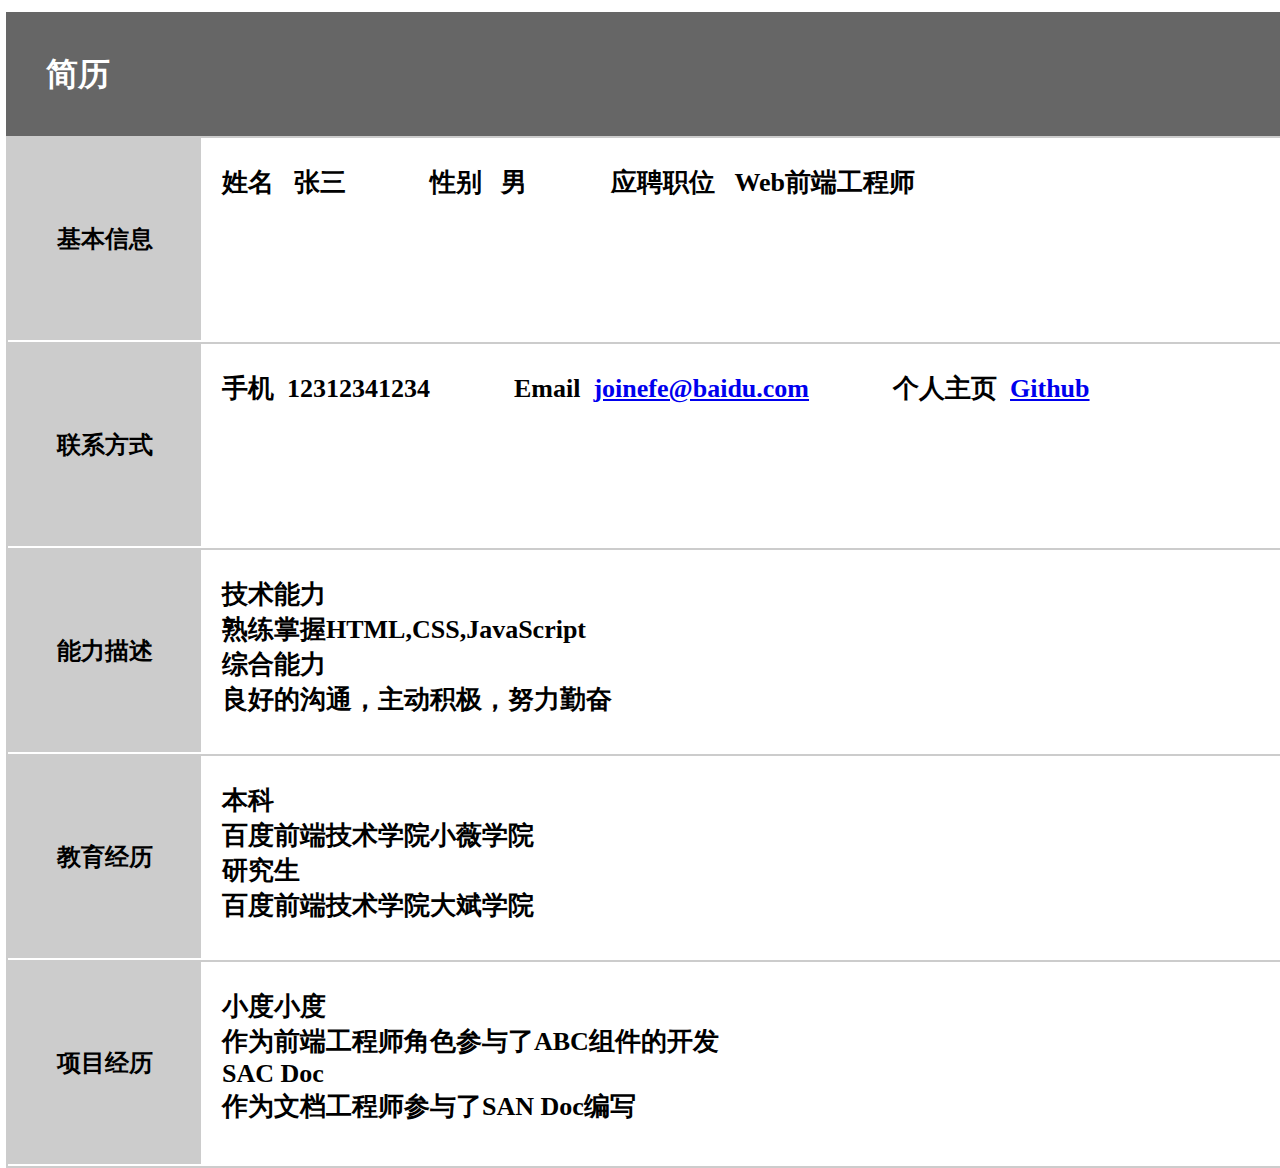
<file: index.html>
<!DOCTYPE html>
<html lang="en">
<head>
	<meta charset="UTF-8">
	<title>第四天和第五天作业</title>
	<link rel="stylesheet" href="css/style_3.css">
</head>
<body>
	<div class="box">
		<div class="lianli fl"><h1>简历</h1></div>
		<div class="huizong fl">
			<div class="one ">
				<div class="xinxi"><h2 id="jl">基本信息</h2></div>
				<div class="xinxi-con">
					<span>姓名 &nbsp;&nbsp;张三</span><span>性别 &nbsp;&nbsp;男</span><span>应聘职位 &nbsp;&nbsp;Web前端工程师</span>
				</div>
			</div>
			<div class="two">
				<div class="lianxi"><h2>联系方式</h2></div>
				<div class="lianxi-con">
					<span>手机 &nbsp;12312341234</span><span>Email &nbsp;<a href="#">joinefe@baidu.com</a></span><span>个人主页 &nbsp;<a href="#">Github</a></span>
				</div>
			</div>
			<div class="three">
				<div class="nengli"><h2>能力描述</h2></div>
				<div class="nengli-con">
					<p>技术能力<br>熟练掌握HTML,CSS,JavaScript</p>
					<p>综合能力<br>良好的沟通，主动积极，努力勤奋</p>
				</div>
			</div>
			<div class="four">
				<div class="jiaoyu"><h2>教育经历</h2></div>
				<div class="jiaoyu-con">
					<p>本科<br>百度前端技术学院小薇学院</p>
					<p>研究生<br>百度前端技术学院大斌学院</p>
				</div>
			</div>
			<div class="five">
				<div class="xiangmu"><h2>项目经历</h2></div>
				<div class="xiangmu-con">
					<p>小度小度<br>作为前端工程师角色参与了ABC组件的开发</p>
					<p>SAC Doc <br>作为文档工程师参与了SAN Doc编写</p>
				</div>
			</div>
		</div>
	</div>
</body>
</html>
</file>
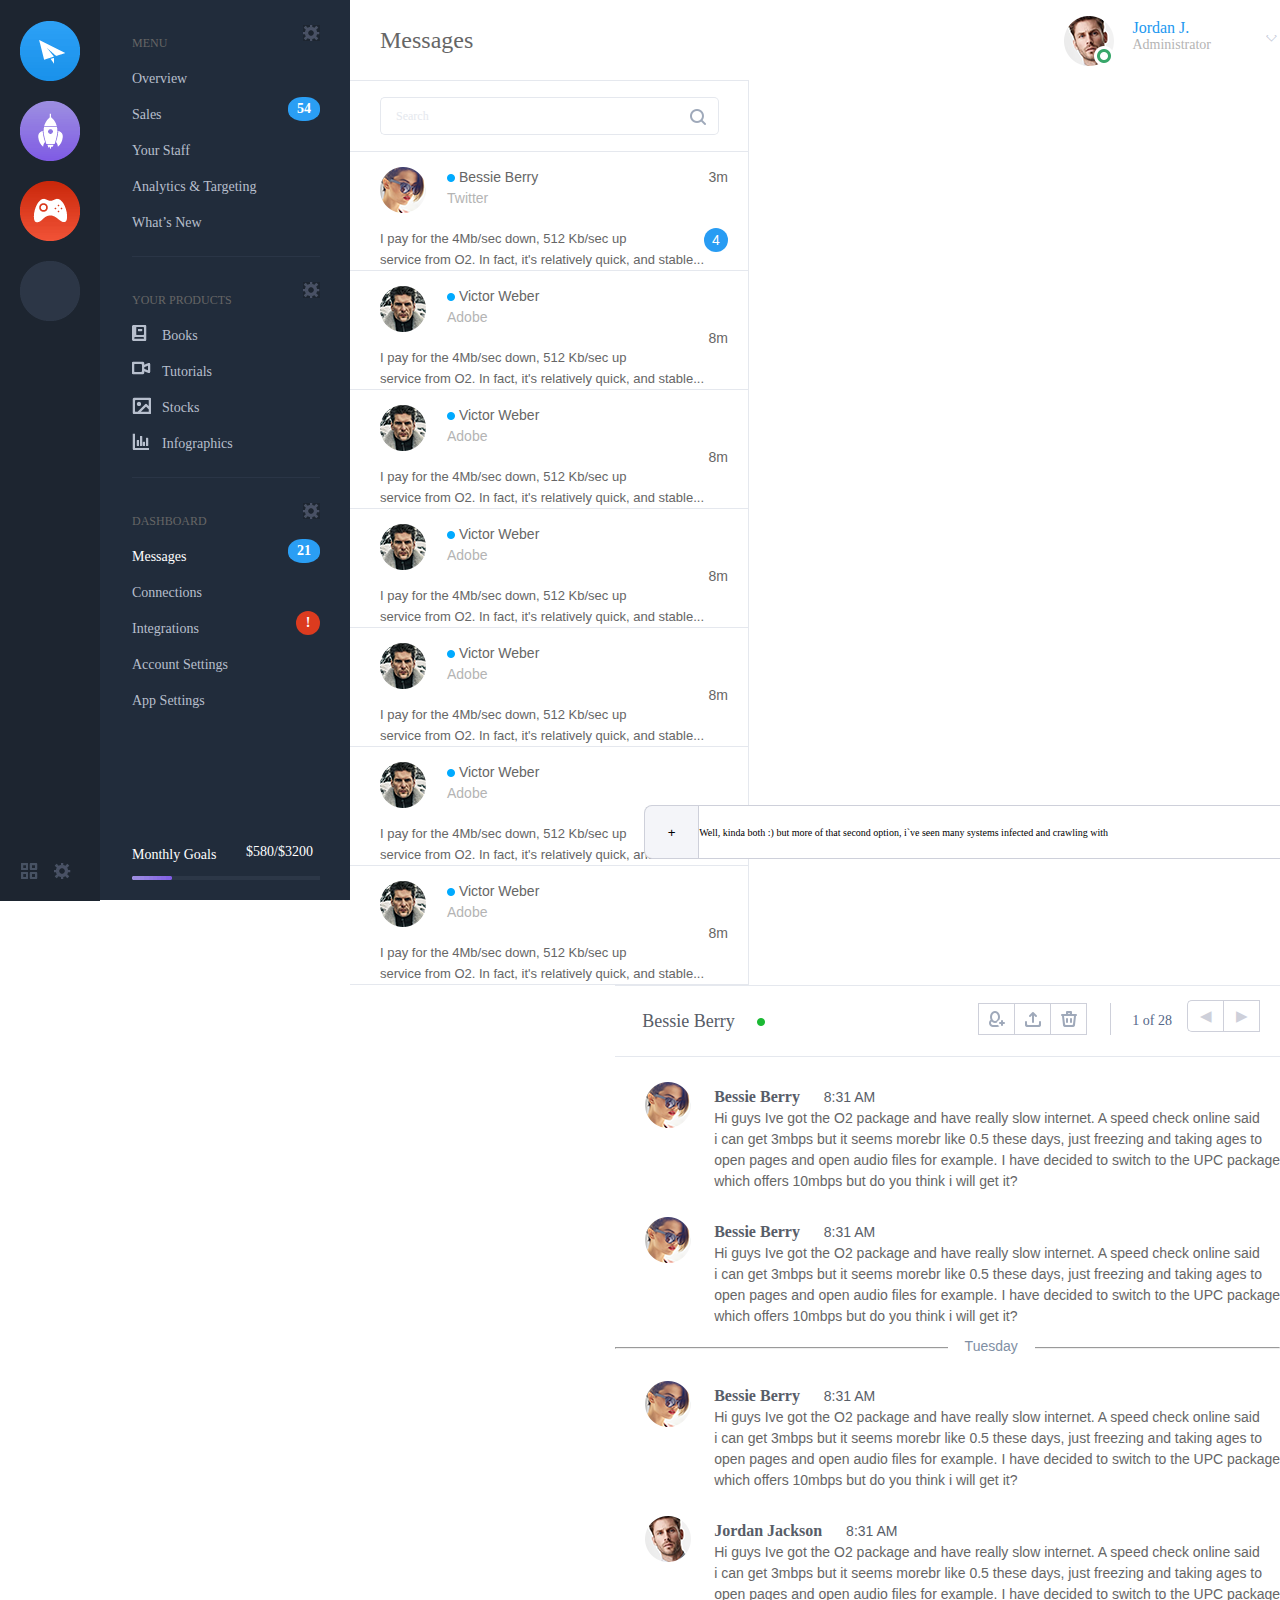
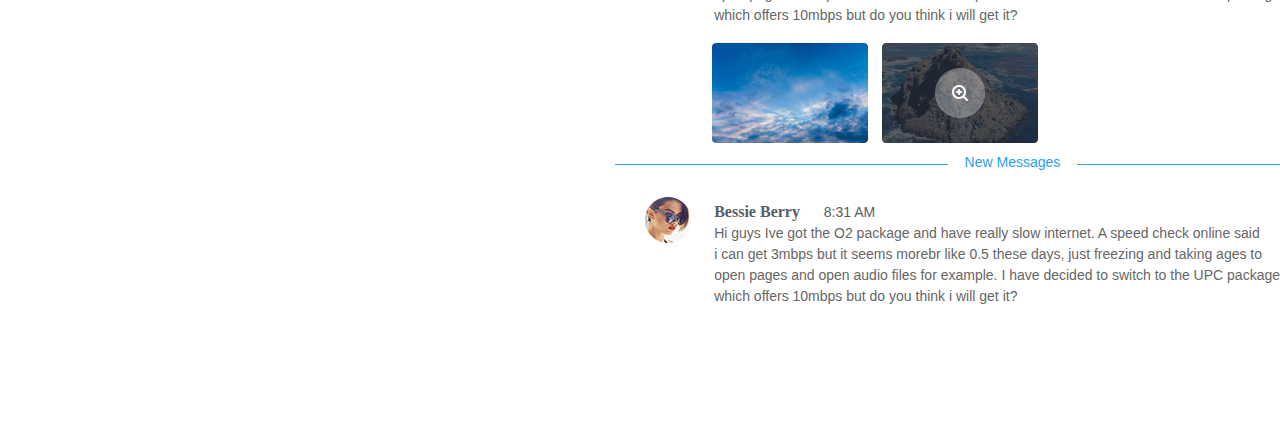
<file: 3/baiduife.html>
<!DOCTYPE html>
<html lang="en">
<head>
    <meta charset="UTF-8">
    <title>Title</title>
    <link rel="stylesheet" href="css/index.css">
</head>
<body>
   <div class="box">
       <!--最左侧几个图标开始-->
       <div class="navigation">
                <div class="navigation-pic">
                    <a href="#"><img src="img/aircraft.gif" ></a>
                    <a href="#"><img src="img/rocket.gif"></a>
                    <a href="#"><img src="img/handle.gif"></a>
                    <a href="#"><img src="img/dian.gif"></a>
                </div>
                <div class="navigation-bot">
                    <i><img src="img/gongju1.gif" ></i>
                    <i><img src="img/gongju2.gif" ></i>
                </div>
            </div>
       <!--最左侧几个图标结束-->

       <!--menu部分开始-->
       <div class="menu">
               <div class="menu-con">
                   <dl>
                       <dt><a href="#">MENU</a><img src="img/gongju2.gif" ></dt>
                       <dd><a href="#">Overview</a></dd>
                       <dd><a href="#">Sales</a><span>54</span></dd>
                       <dd><a href="#">Your Staff</a></dd>
                       <dd><a href="#">Analytics & Targeting</a></dd>
                       <dd><a href="#">What’s New</a></dd>
                   </dl>
               </div>
               <div class="your">
                   <dl>
                       <dt><a href="#">YOUR PRODUCTS </a><span><img src="img/gongju2.gif"></span></dt>
                       <dd class="icon1"><a href="#">Books</a></dd>
                       <dd class="icon2"><a href="#">Tutorials</a></dd>
                       <dd class="icon3"><a href="#">Stocks</a></dd>
                       <dd class="icon4"><a href="#">Infographics</a></dd>
                   </dl>
               </div>
               <div class="dashboard">
                    <dl>
                        <dt><a href="#">DASHBOARD</a><img src="img/gongju2.gif" ></dt>
                        <dd class="m"><a href="#">Messages</a><span>21</span></dd>
                        <dd><a href="#">Connections</a></dd>
                        <dd><a href="#">Integrations</a><i>!</i></dd>
                        <dd><a href="#">Account Settings</a></dd>
                        <dd><a href="#">App Settings</a></dd>
                    </dl>
               </div>
               <div class="monthly">
                    <span>Monthly Goals</span>
                    <span class="monthly-r">$580/$3200</span>
                   <div class="strip">
                       <img src="img/tiao.gif" >
                   </div>
               </div>
           </div>
       <!--menu部分结束-->

       <!--content右边-->
       <div class="content">
           <!--content-top右上开始-->
           <div class="content-top">
               <h3>Messages</h3>
               <div class="content-top-r">
                   <div class="content-top-r-pic">
                       <img src="img/Face.png" >
                   </div>
                   <div class="content-top-r-name">
                        <p class="name">Jordan J.</p>
                        <p class="admin">Administrator</p>
                   </div>
                   <i class="wai">
                       <i class="nei">◇</i>
                   </i>
               </div>
           </div>
           <!--content-top右上结束-->

           <!--content-bot右下开始-->
           <div class="content-bot">
               <div class="content-bot-l">
                   <div class="content-bot-l-search ">
                       <input type="text" value="Search">
                       <button>
                           <div class="content-bot-l-search-pic">
                               <img src="img/Searchicon.png" >
                           </div>
                       </button>
                   </div>
                   <div class="content-bot-l-message">
                        <div class="content-bot-l-message-one">
                            <div class="content-bot-l-message-one-top">
                                <img src="img/Face1.png" >
                                <div class="uesr">
                                    <img src="img/Status3.png" >
                                    <span class="name">Bessie Berry</span>
                                    <br>
                                    <span class="T">Twitter</span>
                                </div>
                                <span class="distance">3m</span>
                            </div>
                            <div class="content-bot-l-message-one-bot">
                                <p>I pay for the 4Mb/sec down, 512 Kb/sec up <br>
                                    service from O2. In fact, it's relatively quick,
                                    and stable...</p>
                                <span>4</span>
                            </div>
                        </div>

                       <div class="content-bot-l-message-two">
                           <div class="content-bot-l-message-two-top">
                               <img src="img/Face2.png" >
                               <div class="uesr">
                                   <img src="img/Status3.png" >
                                   <span class="name">Victor Weber</span>
                                   <br>
                                   <span class="T">Adobe</span>
                               </div>
                               <span class="distance">8m</span>
                           </div>
                           <div class="content-bot-l-message-two-bot">
                               <p>I pay for the 4Mb/sec down, 512 Kb/sec up <br>
                                   service from O2. In fact, it's relatively quick,
                                   and stable...</p>
                           </div>
                       </div>

                       <div class="content-bot-l-message-two">
                           <div class="content-bot-l-message-two-top">
                               <img src="img/Face2.png" >
                               <div class="uesr">
                                   <img src="img/Status3.png" >
                                   <span class="name">Victor Weber</span>
                                   <br>
                                   <span class="T">Adobe</span>
                               </div>
                               <span class="distance">8m</span>
                           </div>
                           <div class="content-bot-l-message-two-bot">
                               <p>I pay for the 4Mb/sec down, 512 Kb/sec up <br>
                                   service from O2. In fact, it's relatively quick,
                                   and stable...</p>
                           </div>
                       </div>

                       <div class="content-bot-l-message-two">
                           <div class="content-bot-l-message-two-top">
                               <img src="img/Face2.png" >
                               <div class="uesr">
                                   <img src="img/Status3.png" >
                                   <span class="name">Victor Weber</span>
                                   <br>
                                   <span class="T">Adobe</span>
                               </div>
                               <span class="distance">8m</span>
                           </div>
                           <div class="content-bot-l-message-two-bot">
                               <p>I pay for the 4Mb/sec down, 512 Kb/sec up <br>
                                   service from O2. In fact, it's relatively quick,
                                   and stable...</p>
                           </div>
                       </div>

                       <div class="content-bot-l-message-two">
                           <div class="content-bot-l-message-two-top">
                               <img src="img/Face2.png" >
                               <div class="uesr">
                                   <img src="img/Status3.png" >
                                   <span class="name">Victor Weber</span>
                                   <br>
                                   <span class="T">Adobe</span>
                               </div>
                               <span class="distance">8m</span>
                           </div>
                           <div class="content-bot-l-message-two-bot">
                               <p>I pay for the 4Mb/sec down, 512 Kb/sec up <br>
                                   service from O2. In fact, it's relatively quick,
                                   and stable...</p>
                           </div>
                       </div>

                       <div class="content-bot-l-message-two">
                           <div class="content-bot-l-message-two-top">
                               <img src="img/Face2.png" >
                               <div class="uesr">
                                   <img src="img/Status3.png" >
                                   <span class="name">Victor Weber</span>
                                   <br>
                                   <span class="T">Adobe</span>
                               </div>
                               <span class="distance">8m</span>
                           </div>
                           <div class="content-bot-l-message-two-bot">
                               <p>I pay for the 4Mb/sec down, 512 Kb/sec up <br>
                                   service from O2. In fact, it's relatively quick,
                                   and stable...</p>
                           </div>
                       </div>

                       <div class="content-bot-l-message-two">
                           <div class="content-bot-l-message-two-top">
                               <img src="img/Face2.png" >
                               <div class="uesr">
                                   <img src="img/Status3.png" >
                                   <span class="name">Victor Weber</span>
                                   <br>
                                   <span class="T">Adobe</span>
                               </div>
                               <span class="distance">8m</span>
                           </div>
                           <div class="content-bot-l-message-two-bot">
                               <p>I pay for the 4Mb/sec down, 512 Kb/sec up <br>
                                   service from O2. In fact, it's relatively quick,
                                   and stable...</p>
                           </div>
                       </div>
                   </div>
               </div>

                <div class="content-bot-r">
                    <div class="content-bot-r-bessie">
                        <h3>Bessie Berry</h3>
                        <div class="green"><img src="img/Status2.png" ></div>
                        <div class="content-bot-r-bessie-lr">
                            <a href="#" class="l">◀</a>
                            <a href="#" class="r">▶</a>
                        </div>
                        <span>1 of 28</span>
                        <div class="content-bot-r-bessie-del">
                            <a href="#"><img src="img/User.png" ></a>
                            <a href="#"><img src="img/Upload.png"></a>
                            <a href="#"><img src="img/Trash.png" ></a>
                        </div>
                    </div>
                    <div class="content-bot-r-con">
                        <div class="content-bot-r-con-one">
                            <img src="img/Face1.png" >
                            <div class="wenzi">
                                <span>Bessie Berry</span>
                                <i>8:31 AM</i><br>
                                <p>Hi guys Ive got the O2 package and have really slow internet.  A speed check online
                                    said<br> i can get 3mbps but it seems morebr  like 0.5 these days,
                                    just freezing and taking ages to <br>open pages  and open audio files for example.
                                    I have decided to switch to the  UPC package<br> which  offers 10mbps but do you think i will get it?
                                </p>
                            </div>
                        </div>

                        <div class="content-bot-r-con-two clearfix">
                            <img src="img/Face1.png" >
                            <div class="wenzi">
                                <span>Bessie Berry</span>
                                <i>8:31 AM</i><br>
                                <p>Hi guys Ive got the O2 package and have really slow internet.  A speed check online
                                    said<br> i can get 3mbps but it seems morebr  like 0.5 these days,
                                    just freezing and taking ages to <br>open pages  and open audio files for example.
                                    I have decided to switch to the  UPC package<br> which  offers 10mbps but do you think i will get it?
                                </p>
                            </div>
                        </div>
                        <div class="xian">
                            <hr>
                            <span>Tuesday</span>
                        </div>
                        <div class="content-bot-r-con-one">
                            <img src="img/Face1.png" >
                            <div class="wenzi">
                                <span>Bessie Berry</span>
                                <i>8:31 AM</i><br>
                                <p>Hi guys Ive got the O2 package and have really slow internet.  A speed check online
                                    said<br> i can get 3mbps but it seems morebr  like 0.5 these days,
                                    just freezing and taking ages to <br>open pages  and open audio files for example.
                                    I have decided to switch to the  UPC package<br> which  offers 10mbps but do you think i will get it?
                                </p>
                            </div>
                        </div>
                        <div class="content-bot-r-con-si clearfix">
                            <img src="img/Face4.png" >
                            <div class="wenzi">
                                <span>Jordan Jackson</span>
                                <i>8:31 AM</i><br>
                                <p>Hi guys Ive got the O2 package and have really slow internet.  A speed check online
                                    said<br> i can get 3mbps but it seems morebr  like 0.5 these days,
                                    just freezing and taking ages to <br>open pages  and open audio files for example.
                                    I have decided to switch to the  UPC package<br> which  offers 10mbps but do you think i will get it?
                                </p>
                            </div>
                        </div>
                        <div class="pic">
                            <img src="img/Photo1.png" class="pic1">
                            <img src="img/Photo2.png" >
                        </div>
                        <div class="xian-si">
                            <hr>
                            <span>New Messages</span>
                        </div>
                        <div class="content-bot-r-con-wu">
                            <img src="img/Face1.png" >
                            <div class="wenzi">
                                <span>Bessie Berry</span>
                                <i>8:31 AM</i><br>
                                <p>Hi guys Ive got the O2 package and have really slow internet.  A speed check online
                                    said<br> i can get 3mbps but it seems morebr  like 0.5 these days,
                                    just freezing and taking ages to <br>open pages  and open audio files for example.
                                    I have decided to switch to the  UPC package<br> which  offers 10mbps but do you think i will get it?
                                </p>
                            </div>
                        </div>
                        <br>
                        <br>
                        <br>
                        <br>
                        <br>
                        <br>
                        <br>
                        <br>
                        <br>
                        <br>
                        <div class="footer">
                            <button>+</button>
                            <input type="text" value="Well, kinda both :) but more of that second option, i`ve seen many systems infected and crawling with">
                        </div>
                    </div>
                </div>
           </div>
       </div>




   </div>
</body>
</html>
</file>
<file: css/style_3.css>
* {
	margin: 0;
	padding: 0;
}
span,p {
	font-size: 26px;
	font-weight: 700;
}
span {
	margin-right: 84px;
}
.box {
	width: 2531px;
}
.lianli {
	height: 124px;
	background: #666;
	margin:12px 0 0 6px;
}
.lianli h1 {
	color: #fff;
	height: 124px;
	line-height: 124px;
	margin-left: 40px;
}
.huizong {
	widows: 2531px;
	border:2px solid #ccc;
	margin:0 0 0 6px;
}
.one {
	height: 202px;
	margin-bottom: 2px;
}
.xinxi {
	float: left;
	width: 193px;
	height: 202px;
	background: #ccc;
}
.xinxi h2 {
	height: 202px;
	line-height:202px;
	text-align: center;
}
.xinxi-con {
	float:left;
	padding: 27px 0 0 21px;
}

/*设置two*/
.two {
	height: 202px;
	margin-bottom: 2px;
	border-top:2px solid #ccc;

}
.lianxi {
	float: left;
	width: 193px;
	height: 202px;
	background: #ccc;
}
.lianxi h2 {
	height: 202px;
	line-height:202px;
	text-align: center;
}
.lianxi-con {
	float:left;
	padding: 27px 0 0 21px;
}

/*设置three*/
.three {
	height: 202px;
	margin-bottom: 2px;
	border-top:2px solid #ccc;

}
.nengli {
	float: left;
	width: 193px;
	height: 202px;
	background: #ccc;
}
.nengli h2 {
	height: 202px;
	line-height:202px;
	text-align: center;
}
.nengli-con {
	float:left;
	padding: 27px 0 0 21px;
}
/*设置four*/
.four {
	height: 202px;
	margin-bottom: 2px;
	border-top:2px solid #ccc;

}
.jiaoyu {
	float: left;
	width: 193px;
	height: 202px;
	background: #ccc;
}
.jiaoyu h2 {
	height: 202px;
	line-height:202px;
	text-align: center;
}
.jiaoyu-con {
	float:left;
	padding: 27px 0 0 21px;
}

/*设置five*/
.five {
	height: 202px;
	margin-bottom: 2px;
	border-top:2px solid #ccc;

}
.xiangmu {
	float: left;
	width: 193px;
	height: 202px;
	background: #ccc;
}
.xiangmu h2 {
	height: 202px;
	line-height:202px;
	text-align: center;
}
.xiangmu-con {
	float:left;
	padding: 27px 0 0 21px;
}
</file>
<file: 3/css/index.css>
@charset "UTF-8";
/*css 初始化 */
html, body, ul, li, ol, dl, dd, dt, p, h1, h2, h3, h4, h5, h6, form, fieldset, legend, img {
    margin: 0;
    padding: 0;
}

fieldset, img, input, button { 			/*fieldset组合表单中的相关元素*/
    border: none;
    padding: 0;
    margin: 0;
    outline-style: none;
}

ul, ol {
    list-style: none;				/*清除列表风格*/
}

input {
    padding-top: 0;
    padding-bottom: 0;
    font-family: "SimSun", "宋体";
}

select, input {
    vertical-align: middle;
}

select, input, textarea {
    font-size: 12px;
    margin: 0;
}

textarea {
    resize: none;
}

/*防止多行文本框拖动*/
img {
    border: 0;
    vertical-align: middle;
}

/*  去掉图片低测默认的3像素空白缝隙*/
table {
    border-collapse: collapse;			/*合并外边线*/
}


body {
    font: 14px/150% Arial, Verdana, "\5b8b\4f53";	/*宋体，Unicode，统一码*/
    color: #666;
    background: #fff
}

.clearfix:before, .clearfix:after {
    content: "";
    display: table;
}

.clearfix:after {
    clear: both;
}

.clearfix {
    *zoom: 1; /*IE/7/6*/
}

a {
    color: #666;
    text-decoration: none;
}

a:hover {
    color: #C81623;
}

h1, h2, h3, h4, h5, h6 {
    text-decoration: none;
    font-weight: normal;
    font-size: 100%;
}

s, i, em {
    font-style: normal;
    text-decoration: none;
}
i {
    margin:0;
    padding:0;
}

.col-red {
    color: #C81623 !important;
}

/*公共类*/
.w {
    /*版心 提取 */
    width: 1210px;
    margin: 0 auto;
}

.fl {
    float: left
}

.fr {
    float: right
}

.al {
    text-align: left
}

.ac {
    text-align: center
}

.ar {
    text-align: right
}

.hide {
    display: none
}

html {
    height: 100%;
}
body {
    height: 100%;
}
.box{
    height: 100%;
}




/*左侧图标开始*/

.navigation {
    width: 100px;
    height: 100%;
    background-color: #1D2530;
    text-align: center;
    border-top: 1px solid #1D2530;
    float: left;
    position: fixed;
}
.navigation a {
    display: block;
    margin-top: 20px;
}


.navigation-bot {
    position: absolute;
    bottom: 0;
    margin-left: 15px;
    margin-bottom: 20px;
}
.navigation-bot i {

    margin: 0 6px;
}
/*左侧图标结束*/

/*menu开始*/

.menu{
    height: 100%;
    width: 250px;
    background-color: #212C3B;
    margin-left:100px;
    position: fixed;
    overflow-y: auto;
}

.menu-con {
    margin:25px 30px 0 32px;
    border-bottom: 1px solid #2A3546;
    padding-bottom: 15px;
}
.menu-con dt {
    font:12px/36px "宋体";
    color: #5B6779;
}
.menu-con dt img {
    float: right;
}
.menu-con dd a{
    font:14px/36px "宋体";
    color: #B7BFCC;
}
.menu-con dd span {
    display: block;
    float: right;
    height: 24px;
    width: 32px;
    font:700 14px/24px "宋体";
    color: white;
    text-align: center;
    border-radius: 45%;
    background-color: #2A9EF4;
}
.your{
    margin:25px 30px 0 32px;
    border-bottom: 1px solid #2A3546;
    padding-bottom: 15px;
}
.your dt {
    font:12px/36px "宋体";
    color: #5B6779;
}
.your dt img {
    float: right;
}
.your dd a{
    font:14px/36px "宋体";
    color: #B7BFCC;
    padding-left: 30px;
}
.your .icon1 {
    background: url("../img/icon1.gif") no-repeat 0 7px;
}
.your .icon2 {
    background: url("../img/icon2.gif") no-repeat 0 7px;
}
.your .icon3 {
    background: url("../img/icon3.gif") no-repeat 0 7px;
}
.your .icon4 {
    background: url("../img/icon4.gif") no-repeat 0 7px;
}

.dashboard{
    padding:25px 30px 0 32px;
}
.dashboard dt {
    font:12px/36px "宋体";
    color: #5B6779;
}
.dashboard dt img {
    float: right;
}
.dashboard .m a {
    color: #fff;
}
.dashboard dd a{
    font:14px/36px "宋体";
    color: #B7BFCC;
}
.dashboard dd span {
    display: block;
    float: right;
    height: 24px;
    width: 32px;
    font:700 14px/24px "宋体";
    color: white;
    text-align: center;
    border-radius: 45%;
    background-color: #2A9EF4;
}
.dashboard dd i {
    display: block;
    float: right;
    height: 24px;
    width: 24px;
    font:700 14px/24px "宋体";
    color: white;
    text-align: center;
    border-radius: 50%;
    background-color: #DC3B1F;
}
.monthly {
    padding:0 30px 0 32px;
    width: 188px;
    position: absolute;
    bottom:0;
}
.monthly-r {
    float: right;
    margin-right: 7px;
}
.monthly span {
    color: #fff;
    font: 400 14px "宋体";
}
.strip {
    bottom:1px;
    margin-top: 11px;
    margin-bottom:20px;
    height: 4px;
    background-color: #2C3747;
}
.strip img{
    vertical-align:top;
}

/*menu结束*/

/*content部分开始*/
.content {
    float: left;
    margin-left: 350px;
    /*position: fixed;*/
}
.content-top {
    height: 80px;
    /*padding-left: 30px;*/
    width: 100%;
    /*position: fixed;*/
}
.content-top h3 {
    float: left;
    font:400 24px/80px "宋体";
    margin-left:30px;
}
.content-top-r {
    float: right;
    line-height: 80px;
    margin-left: -30px;
}
.content-top-r-pic {
    float: left;
    line-height: 80px;
}
.content-top-r-pic img {
    background: url("../img/Status.png") no-repeat 33px 33px;
}
.content-top-r-name {
    float: left;
    margin-left: 18px;
    margin-top:19px;
    margin-right: 55px;
}
.content-top-r-name .name {
    font: 16px "宋体";
    color: #2298F0;
}
.content-top-r-name .admin {
    font:14px "宋体";
    color: #B4B4B4;
}
.content-top-r-name p{
    line-height:21px;
}
.content-top-r .wai {
    display: inline-block;
    height: 10px;
    width: 14px;
    overflow: hidden;
    position: relative;
}
.content-top-r .nei {
    display: inline-block;
    height: 16px;
    width: 14px;
    position: absolute;
    top: -40px;
    color: #BFC7D7;
}

.content-bot-l {
    float: left;
    width: 399px;
}
.content-bot-l-search {
    width: 339px;
    border:1px solid #e5e8ee;
    border-left:0;
    padding:16px 29px 16px 30px;
    float: left;
    /*position: fixed;*/
}
.content-bot-l-search input {
    height: 36px;
    width: 294px;
    border: 1px solid #e5e8ee;
    border-right: 0;
    border-radius: 5px 0 0 5px;
    padding-left: 15px;
    color: #e5e8ee;
    float: left;
}
.content-bot-l-search button {
    height: 38px;
    border:1px solid #e5e8ee;
    border-left:0;
    border-radius: 0 5px 5px 0;
    background-color: #fff;
    float: left;
}
.content-bot-l-search-pic {
    height: 14px;
    width: 14px;
    margin-right: 14px;
}
.content-bot-l-message {
    width: 399px;
    float: left;
    overflow-y: auto;
    /*height: 100%;*/
    /*background-color: red;*/
}
.content-bot-l-message-one {
    border-right:1px solid #e5e8ee;
    border-bottom: 1px solid #e5e8ee;
    width: 348px;
    float: left;
    padding:15px 20px 0 30px;

}
.content-bot-l-message-one:hover {
    border-left:3px solid #2399F1;
}
.content-bot-l-message-one:hover .name {
    color: #2399F1;
}
.content-bot-l-message-one-top {
    height: 46px;
    margin-bottom:15px;
}
.content-bot-l-message-one-top .uesr {
    float: left;
    display:inline-block;
}
.content-bot-l-message-one-top>img {
    float: left;
    margin-right: 21px;
}
.content-bot-l-message-one-top .uesr .T {
    color: #B4B4B4;
}
.content-bot-l-message-one-top .distance {
    float: right;
}
.content-bot-l-message-one-bot {
    position: relative;
}
.content-bot-l-message-one-bot span {
    display: inline-block;
    height: 24px;
    width: 24px;
    border-radius: 50%;
    text-align: center;
    line-height:24px;
    color: white;
    background-color: #289CF3;
    float: right;
    position: absolute;
    right:0;
    top:0;
}
.content-bot-l-message-one-bot p {
    display: inline;
    font-size: 13px;
}

/*two*/
.content-bot-l-message-two {
    border-right:1px solid #e5e8ee;
    border-bottom: 1px solid #e5e8ee;
    width: 348px;
    float: left;
    padding:15px 20px 0 30px;

}
.content-bot-l-message-two:hover {
    border-left:3px solid #2399F1;
}
.content-bot-l-message-two:hover .name {
    color: #2399F1;
}
.content-bot-l-message-two-top {
    height: 46px;
    margin-bottom:15px;
}
.content-bot-l-message-one-two .uesr {
    float: left;
    display:inline-block;
}
.content-bot-l-message-two-top>img {
    float: left;
    margin-right: 21px;
}
.content-bot-l-message-two-top .uesr .T {
    color: #B4B4B4;
}
.content-bot-l-message-two-top .distance {
    float: right;
}
.content-bot-l-message-two-bot {
    position: relative;
}

.content-bot-l-message-two-bot p {
    display: inline;
    font-size: 13px;
}

/*右*/
.content-bot-r {
    float: right;
}
.content-bot-r-bessie {
    border: 1px solid #e5e8ee;
    border-left: 0;
    height: 70px;
    /*padding-left:27px;*/
    width: 100%;
    /*line-height: 70px;*/
}
.content-bot-r h3 {
    display: inline-block;
    font:18px/70px "宋体";
    float: left;
    color: #575D67;
    margin-left:27px;
    margin-right: 22px;
}
.content-bot-r-bessie .green {
    float: left;
    line-height: 70px;
}
.content-bot-r-bessie-del {
    float: right;
    height: 32px;
    line-height:30px;
    font-size: 0;
    margin-top: 17px;
    margin-right:21px;
    padding-right:23px;
    border-right: 1px solid #CED0DA;
    border-left: 1px solid #CED0DA;
}
.content-bot-r-bessie-del a {
    display: inline-block;
    width: 35px;
    height: 30px;
    text-align: center;
    border-right: 1px solid #CED0DA;
    border-top: 1px solid #CED0DA;
    border-bottom: 1px solid #CED0DA;
}

.content-bot-r-bessie span {
    display: inline-block;
    float: right;
    font:400 14px/70px "宋体";
    color: #556789;
    margin-right: 15px;
}
.content-bot-r-bessie-lr {
    float: right;
    line-height:70px;
    font-size: 0;
    margin-right: 20px;
}
.content-bot-r-bessie-lr a {
    display: inline-block;
    height: 30px;
    width: 35px;
    line-height: 30px;
    text-align: center;
    font-size: 15px;
    color: #CED0DA;
}
.content-bot-r-bessie-lr .l {
    border: 1px solid #CED0DA;
    border-right:0;
    border-radius: 5px 0 0 5px;
}
.content-bot-r-bessie-lr .r {
    border: 1px solid #CED0DA;
}

/*右下*/
.content-bot-r-con {
    float: left;
}
.content-bot-r-con-one .wenzi {
    float: left;
    margin-top: 30px;
}
.content-bot-r-con-one .wenzi span {
    font:700 16px "宋体";
    color: #585d68;
    margin-right: 20px;
}
.content-bot-r-con-one .wenzi i {
    color: #585d68;
}
.content-bot-r-con-one p{
    display: inline-block;
}
.content-bot-r-con-one img {
    padding:25px 23px 0 30px;
    float: left;
}


.content-bot-r-con-two .wenzi {
    float: left;
    margin-top: 30px;
}
.content-bot-r-con-two .wenzi span {
    font:700 16px "宋体";
    color: #585d68;
    margin-right: 20px;
}
.content-bot-r-con-two .wenzi i {
    color: #585d68;
}
.content-bot-r-con-two p{
    display: inline-block;
}
.content-bot-r-con-two img {
    padding:25px 23px 0 30px;
    float: left;
}
.content-bot-r-con .xian {
    text-align: center;
    position: relative;
    margin-top:20px;
}
.content-bot-r-con .xian span {
    color: #7f8fa4;
    background-color: white;
    padding:0 17px;
    position: absolute;
    bottom:-8px;
}


/*四*/
.content-bot-r-con-si .wenzi {
    float: left;
    margin-top: 30px;
}
.content-bot-r-con-si .wenzi span {
    font:700 16px "宋体";
    color: #585d68;
    margin-right: 20px;
}
.content-bot-r-con-si .wenzi i {
    color: #585d68;
}
.content-bot-r-con-si p{
    display: inline-block;
}
.content-bot-r-con-si img {
    padding:25px 23px 0 30px;
    float: left;
}

/*五*/
.content-bot-r-con-wu {
    margin-bottom: 50px;
}
.content-bot-r-con-wu .wenzi {
    float: left;
    margin-top: 30px;
}
.content-bot-r-con-wu .wenzi span {
    font:700 16px "宋体";
    color: #585d68;
    margin-right: 20px;
}
.content-bot-r-con-wu .wenzi i {
    color: #585d68;
}
.content-bot-r-con-wu p{
    display: inline-block;
}
.content-bot-r-con-wu img {
    padding:25px 23px 0 30px;
    float: left;
}



.content-bot-r-con .xian-si {
    text-align: center;
    position: relative;
    margin-top:20px;
}
.content-bot-r-con .xian-si hr {
    height: 1px;
    border: 0;
    background-color: #2A9EF4;
}
.content-bot-r-con .xian-si span {
    color: #2A9EF4;
    background-color: white;
    padding:0 17px;
    position: absolute;
    bottom:-8px;
}
.content-bot-r-con .pic {
    margin:17px 0 21px 97px;
}
.content-bot-r-con .pic1 {
    margin-right:10px;
}
.footer button {
    height: 54px;
    width: 54px;
    border: 1px solid #CED0DA;
    border-right:0;
    background-color: #F4F5F9;
    border-radius: 8px 0 0 8px;
    /*position: fixed;*/
    float: left;
}
.footer input {
    height: 52px;
    font-size: 10px;
    width: 80%;
    border:1px solid #CED0DA;
    position: fixed;
    float: left;
}
.footer {
    position: fixed;
    bottom:20px;
    margin-left: 29px;
    margin-bottom: 21px;
    margin-top:50px;
}
</file>
